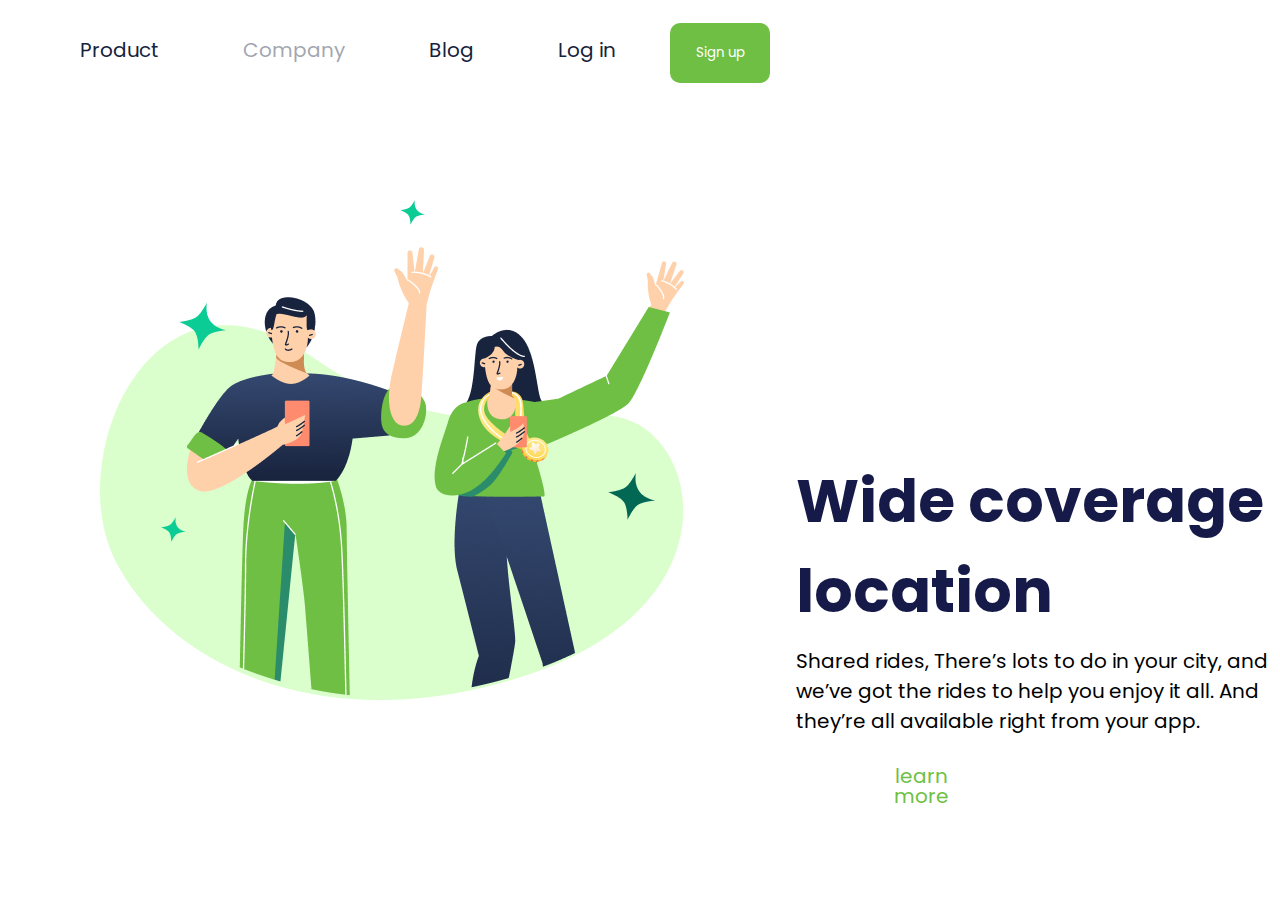
<file: assets/index.html>
<!DOCTYPE html>
<html lang="pt-br">

<head>
    <meta charset="UTF-8">
    <meta http-equiv="X-UA-Compatible" content="IE=edge">
    <meta name="viewport" content="width=device-width, initial-scale=1.0">
    <link rel="stylesheet" href="./style.css">
    <link rel="preconnect" href="https://fonts.googleapis.com">
    <link rel="preconnect" href="https://fonts.gstatic.com" crossorigin>
    <link href="https://fonts.googleapis.com/css2?family=Poppins:ital,wght@0,500;1,700&display=swap" rel="stylesheet">

    <title>projeto-mobile></title>
</head>


<body class="wrapper">
    <div>
        
            <header>
                <a>Product</a>
                <a>Company</a>
                <a>Blog</a>
                <a>Log in</a>
                <button class="sigup">Sign up</button>
            </header>
        <section class="container-left">
            <img src="./image.png" alt="image">
        </section>



        <section class="container-right">
            <h1>Wide coverage
                location</h1>
            <p>Shared rides, There’s lots to do in your city, and we’ve got the rides to help you enjoy it all. And
                they’re
                all available right from your app.</p>
            <button id="button2">learn more</button>
        </section>
    </div>
</body>

</html
</file>
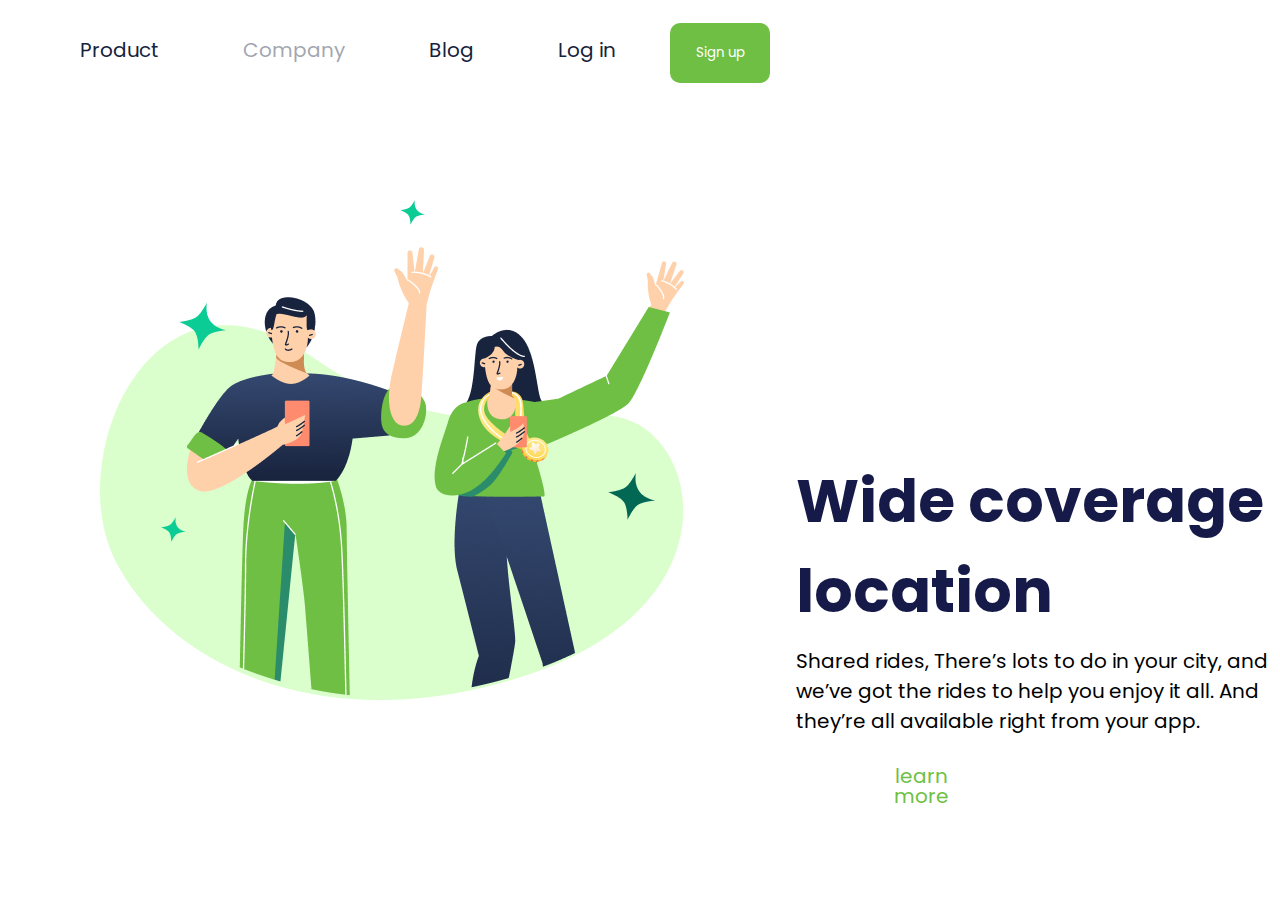
<file: html/index.html>
<!DOCTYPE html>
<html lang="pt-br">

<head>
    <meta charset="UTF-8">
    <meta http-equiv="X-UA-Compatible" content="IE=edge">
    <meta name="viewport" content="width=device-width, initial-scale=1.0">
    <link rel="stylesheet" href="./style.css">
    <link rel="preconnect" href="https://fonts.googleapis.com">
    <link rel="preconnect" href="https://fonts.gstatic.com" crossorigin>
    <link href="https://fonts.googleapis.com/css2?family=Poppins:ital,wght@0,500;1,700&display=swap" rel="stylesheet">

    <title>proj-1</title>
</head>


<body class="wrapper">
    <div>
        
            <header>
                <a>Product</a>
                <a>Company</a>
                <a>Blog</a>
                <a>Log in</a>
                <button class="sigup">Sign up</button>
            </header>
        <section class="container-left">
            <img src="./image.png" alt="image">
        </section>



        <section class="container-right">
            <h1>Wide coverage
                location</h1>
            <p>Shared rides, There’s lots to do in your city, and we’ve got the rides to help you enjoy it all. And
                they’re
                all available right from your app.</p>
            <button id="button2">learn more</button>
        </section>
    </div>
</body>

</html
</file>
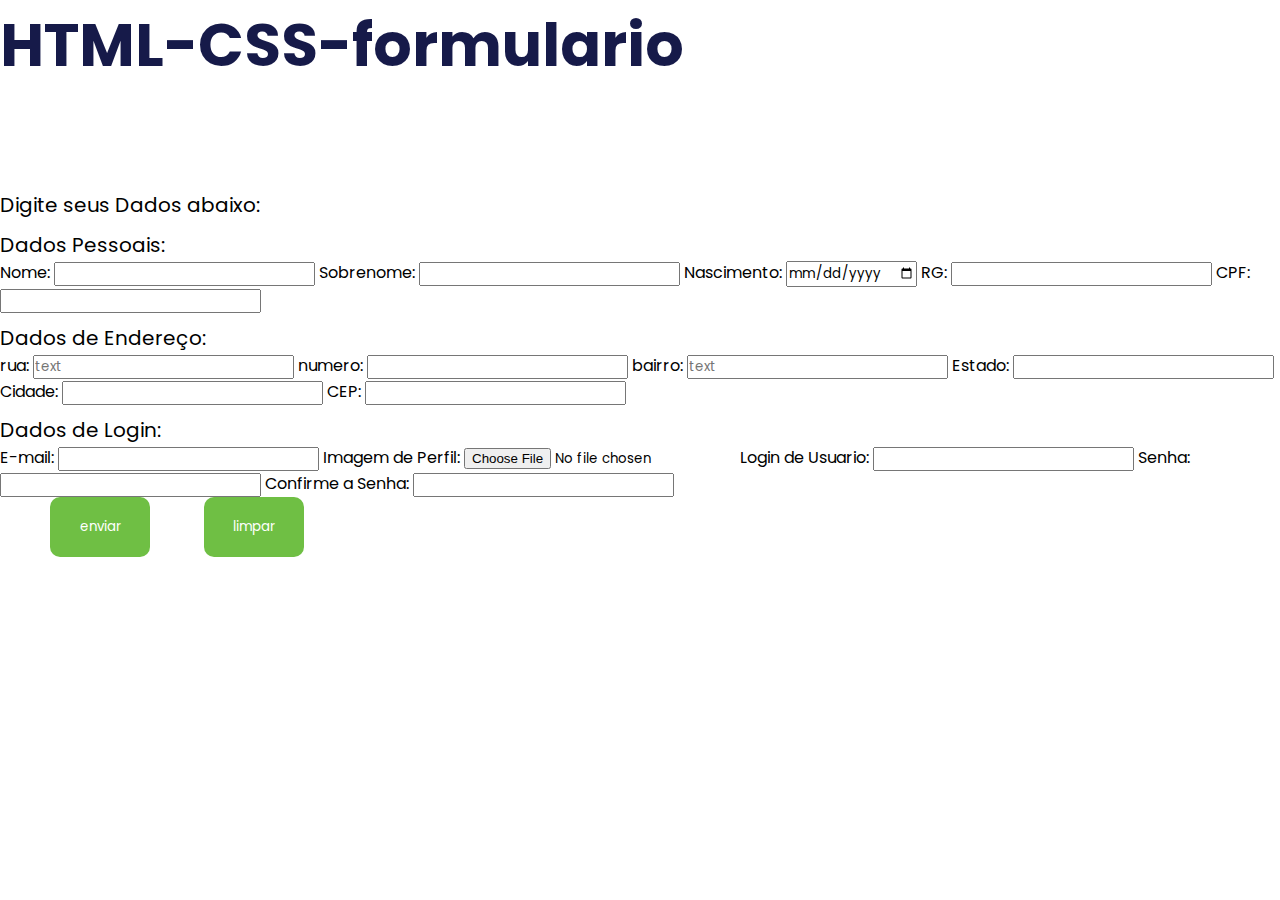
<file: assets/forms.html>
<!DOCTYPE html>
<html lang="pt-br">

<head>
    <meta charset="UTF-8">
    <meta http-equiv="X-UA-Compatible" content="IE=edge">
    <meta name="viewport" content="width=device-width, initial-scale=1.0">
    <title>formulario</title>
    <link rel="preconnect" href="https://fonts.googleapis.com">
    <link rel="preconnect" href="https://fonts.gstatic.com" crossorigin>
    <link href="https://fonts.googleapis.com/css2?family=Anton&family=Poppins:ital,wght@0,500;1,700&display=swap"
        rel="stylesheet">

    <link rel="stylesheet" href="./style.css">
</head>

<body>
    <div>
        <header>
            <h1>HTML-CSS-formulario</h1>
        </header>
        <form method="get" enctype="multipart/form-data">
            <nav>
                <p class="cab">Digite seus Dados abaixo:</p>

            </nav>
            <div class="pessoal">
                <label>
                    <p>Dados Pessoais:</p>

                    Nome: <input type="text"> Sobrenome: <input type="text">
                    Nascimento: <input type="date" name="" id="">
                    RG: <input type="number">
                    CPF: <input type="number">

                </label>
            </div>
            <div class="Endereço">
                <label>
                    <p>Dados de Endereço:</p>
                    rua: <input placeholder="text"> numero: <input type="number">
                    bairro: <input placeholder="text">
                    Estado: <input type="text">
                    Cidade: <input type="text" autocomplete="street-address">
                    CEP: <input type="number">
                </label>
            </div>
            <div class="Login">
                <label>
                    <p> Dados de Login:</p>
                    E-mail: <input type="email" name="" id="">
                    Imagem de Perfil: <input type="file" name="arquivo">
                    Login de Usuario: <input type="text">
                    Senha: <input type="password" name="" id="">
                    Confirme a Senha: <input type="password" name="" id="">

                </label>
            </div>
            <button type="submit">enviar</button> <button type="reset">limpar</button>
        </form>
    </div>

</body>

</html>
</file>
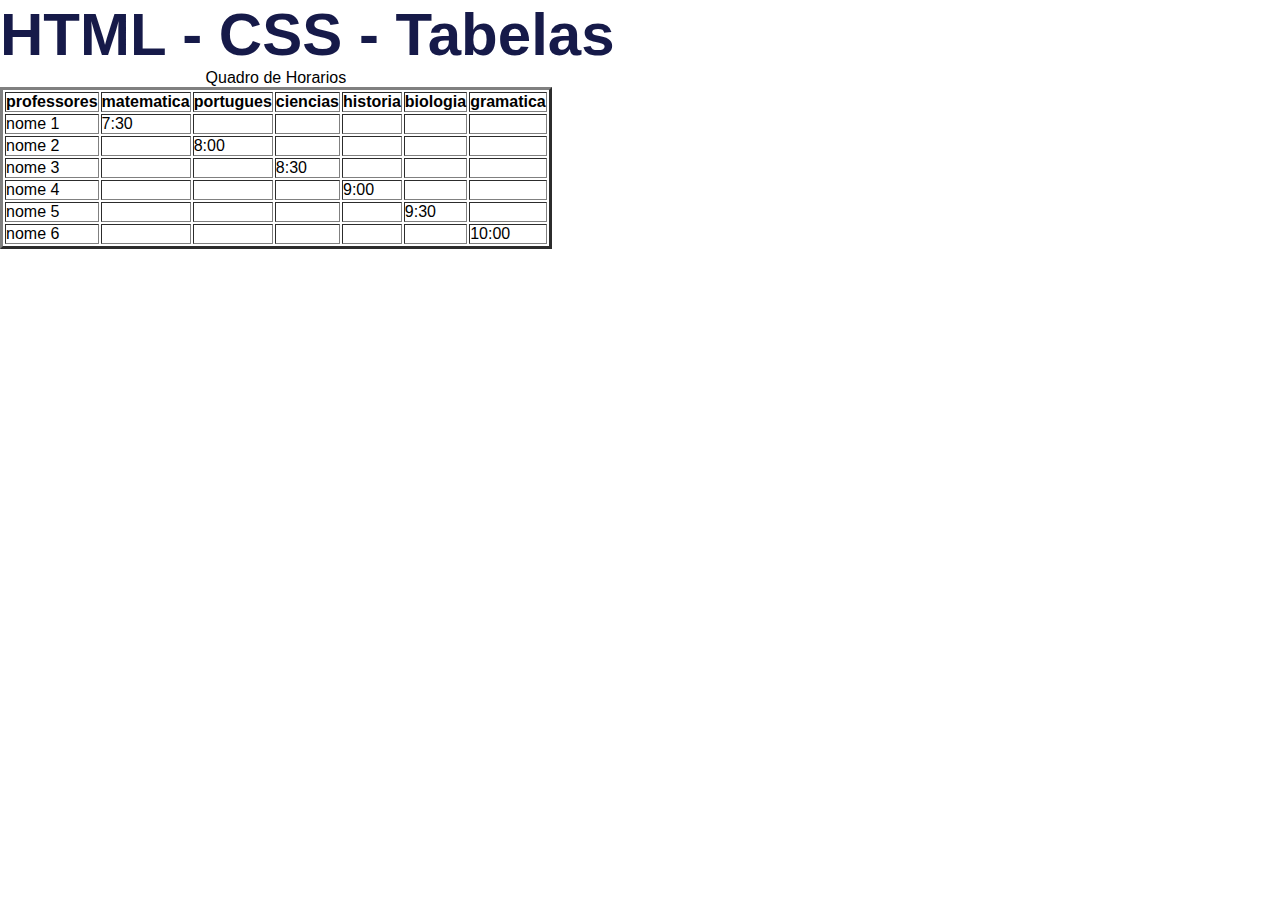
<file: assets/proj.html>
<!DOCTYPE html>
<html lang="pt-br">

<head>
    <meta charset="UTF-8">
    <meta http-equiv="X-UA-Compatible" content="IE=edge">
    <meta name="viewport" content="width=device-width, initial-scale=1.0">
    <link rel="stylesheet" href="./style.css">
    <title>tabela-html-css</title>
</head>

<body>
    <div>

        <header>
            <h1 class="sub"> <span>HTML</span> - <b>CSS</b> - Tabelas</h1>
            <header>
                <table border="3">
                    <caption>Quadro de Horarios</caption>

                    <tr id="cabecario">
                        <th>professores</th>
                        <th>matematica</th>
                        <th>portugues</th>
                        <th>ciencias</th>
                        <th>historia</th>
                        <th>biologia</th>
                        <th>gramatica</th>
                    </tr>
                    <tr>
                        <td class="nome">nome 1</td>
                        <td> 7:30</td>
                        <td></td>
                        <td></td>
                        <td></td>
                        <td></td>
                        <td></td>
                    </tr>
                    <tr>
                        <td class="nome">nome 2</td>
                        <td></td>
                        <td>8:00</td>
                        <td></td>
                        <td></td>
                        <td></td>
                        <td></td>
                    </tr>
                    <tr>
                        <td class="nome">nome 3</td>
                        <td></td>
                        <td></td>
                        <td>8:30</td>
                        <td></td>
                        <td></td>
                        <td></td>
                    </tr>
                    <tr>
                        <td class="nome">nome 4</td>
                        <td></td>
                        <td></td>
                        <td></td>
                        <td>9:00</td>
                        <td></td>
                        <td></td>
                    </tr>
                    <tr>
                        <td class="nome">nome 5</td>
                        <td></td>
                        <td></td>
                        <td></td>
                        <td></td>
                        <td>9:30</td>
                        <td></td>
                    </tr>
                    <tr>
                        <td class="nome">nome 6</td>
                        <td></td>
                        <td></td>
                        <td></td>
                        <td></td>
                        <td></td>
                        <td>10:00</td>
                    </tr>


                    </tableborder>
    </div>

</body>

</html>
</file>
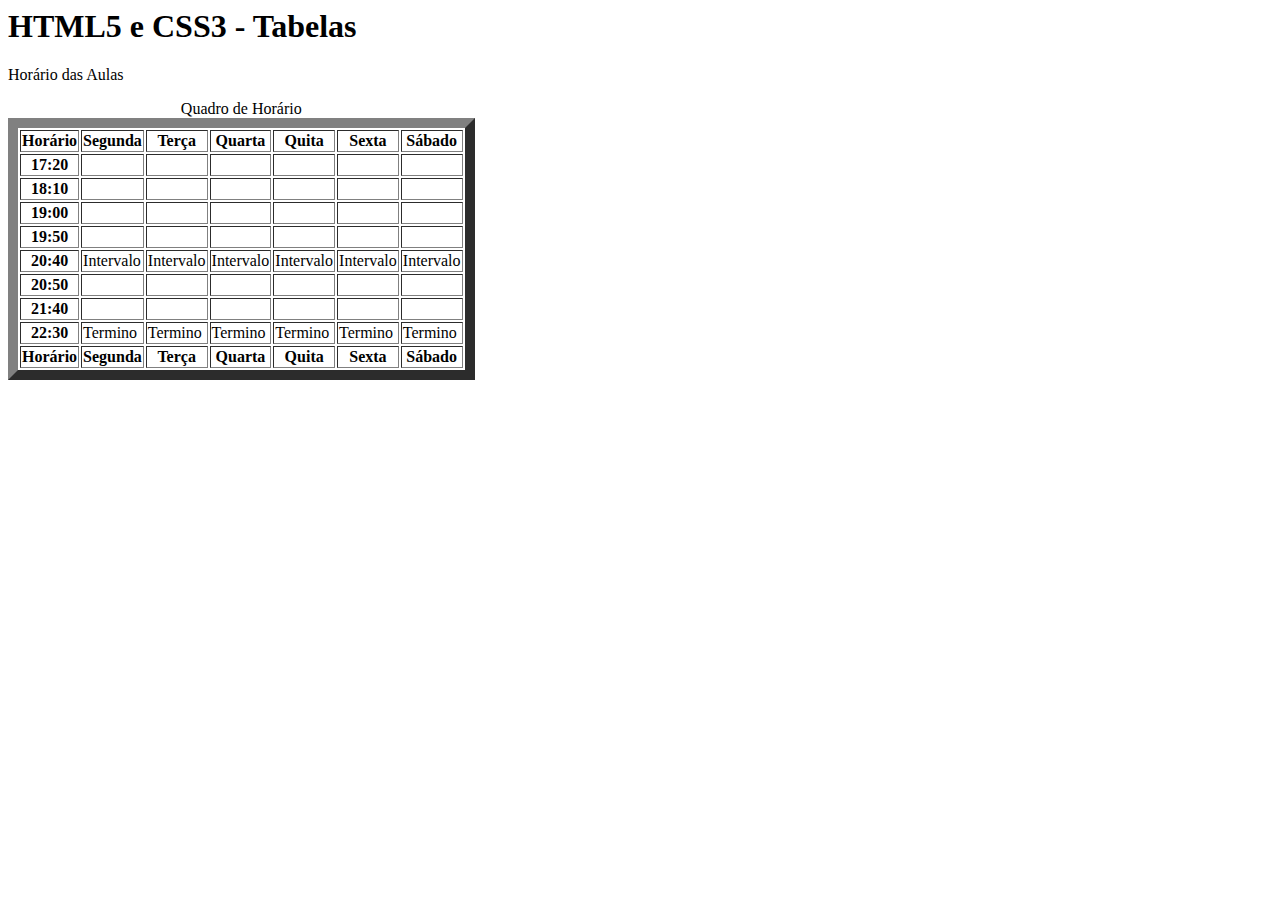
<file: assets/tabela.html>
<body>
    <header>
        <h1 class="sub">HTML5 e CSS3 - Tabelas</h1>
    <header>
    <section id="posts">
        <!-- Tabela Simples -->
        <article class="elementos" id="hl1">
            <section class="exemplo">
                <p class="sub">Horário das Aulas</p>
                <table class="horario" border="10">
                    <caption>Quadro de Horário</caption>
                    <thead>
                        <tr>
                            <th>Horário</th>
                            <th>Segunda</th>
                            <th>Terça</th>
                            <th>Quarta</th>
                            <th>Quita</th>
                            <th>Sexta</th>
                            <th>Sábado</th>
                        </tr>
                    </thead>
                    <tfoot>
                        <tr>
                            <th>Horário</th>
                            <th>Segunda</th>
                            <th>Terça</th>
                            <th>Quarta</th>
                            <th>Quita</th>
                            <th>Sexta</th>
                            <th>Sábado</th>
                        </tr>
                    </tfoot>
                    <tbody>
                        <tr>
                            <th>17:20</th>
                            <td></td>
                            <td></td>
                            <td></td>
                            <td></td>
                            <td></td>
                            <td></td>                            
                        </tr>
                        <tr>
                            <th>18:10</th>
                            <td></td>
                            <td></td>
                            <td></td>
                            <td></td>
                            <td></td>
                            <td></td>                            
                        </tr>
                        <tr>
                            <th>19:00</th>
                            <td></td>
                            <td></td>
                            <td></td>
                            <td></td>
                            <td></td>
                            <td></td>                            
                        </tr>
                        <tr>
                            <th>19:50</th>
                            <td></td>
                            <td></td>
                            <td></td>
                            <td></td>
                            <td></td>
                            <td></td>                            
                        </tr>
                        <tr>
                            <th>20:40</th>
                            <td>Intervalo</td>
                            <td>Intervalo</td>
                            <td>Intervalo</td>
                            <td>Intervalo</td>
                            <td>Intervalo</td>
                            <td>Intervalo</td>                            
                        </tr>
                        <tr>
                            <th>20:50</th>
                            <td></td>
                            <td></td>
                            <td></td>
                            <td></td>
                            <td></td>
                            <td></td>                            
                        </tr>
                         <tr>
                            <th>21:40</th>
                            <td></td>
                            <td></td>
                            <td></td>
                            <td></td>
                            <td></td>
                            <td></td>                            
                        </tr>
                         <tr>
                            <th>22:30</th>
                            <td>Termino</td>
                            <td>Termino</td>
                            <td>Termino</td>
                            <td>Termino</td>
                            <td>Termino</td>
                            <td>Termino</td>                            
                        </tr>
                    </tbody>
                </table>
            </section>
        </article>
    </section>
    <footer class="pagina">
      
    </footer>
</body>
</html>
</file>
<file: assets/style.css>
* {
   font-family: "poppins", sans-serif;
   margin: 0;
   padding: 0;
   box-sizing: border-box;
   font-weight: 400px;

}

.wrapper {
   width: 100vw;
   height: 100vh;
}

a {
   font-size: 20px;
   line-height: 100px;
   margin-left: 80px;
   color: #17233D;
   cursor: pointer;

}

a:nth-child(2) {
   opacity: 0.4;

}

a:hover {
   opacity: .4;

}

a:active {
   opacity: .8;
}

button {
   background-color: #6FBF44;
   padding: 20px;
   margin-left: 50px;
   border: none;
   border-radius: 10px;
   width: 100px;
   height: 60px;
   color: white;
   cursor: pointer;
}

section {
   display: inline-block;
   margin-left: 100px;
}

header {
   margin-bottom: 100px;

}

.container-right {
   position: absolute;
   width: 500px;
   margin-top: 20%;
   

}

p {
   margin-top: 10px;
   font-size: 20px;

}

#button2 {
   margin-top: 10px;
   background: none;
   color: #6FBF44;
   font-size: 20px;
   line-height: 20px;
   width: 151px;
   cursor: pointer;



}

h1 {
   color: #161A49;
   font-size: 60px;
}

button:hover {
   opacity: .4;
}

/* responsivel para celular*/
@media screen and (max-width: 600px) {
   div {
      display: block;

   }


   header a {
      display: none;


   }

   header {
      margin-left: 400px;
      margin-top: 20px;

   }

   .container-left {
      position: absolute;
      top: 700px;

   }

   h1 {
      width: 500px;
      margin-bottom: 60px;
      text-align: center;
   }

   p {
      text-align: center;
   }

   section {
      text-align: center;
   }


}
</file>
<file: html/style.css>
* {
   font-family: "poppins", sans-serif;
   margin: 0;
   padding: 0;
   box-sizing: border-box;
   font-weight: 400px;

}

.wrapper {
   width: 100vw;
   height: 100vh;
}

a {
   font-size: 20px;
   line-height: 100px;
   margin-left: 80px;
   color: #17233D;
   cursor: pointer;

}

a:nth-child(2) {
   opacity: 0.4;

}

a:hover {
   opacity: .4;

}

a:active {
   opacity: .8;
}

button {
   background-color: #6FBF44;
   padding: 20px;
   margin-left: 50px;
   border: none;
   border-radius: 10px;
   width: 100px;
   height: 60px;
   color: white;
   cursor: pointer;
}

section {
   display: inline-block;
   margin-left: 100px;
}

header {
   margin-bottom: 100px;

}

.container-right {
   position: absolute;
   width: 500px;
   margin-top: 20%;
   

}

p {
   margin-top: 10px;
   font-size: 20px;

}

#button2 {
   margin-top: 10px;
   background: none;
   color: #6FBF44;
   font-size: 20px;
   line-height: 20px;
   width: 151px;
   cursor: pointer;



}

h1 {
   color: #161A49;
   font-size: 60px;
}

button:hover {
   opacity: .4;
}

/* responsivel para celular*/
@media screen and (max-width: 600px) {
   div {
      display: block;

   }


   header a {
      display: none;


   }

   header {
      margin-left: 400px;
      margin-top: 20px;

   }

   .container-left {
      position: absolute;
      top: 700px;

   }

   h1 {
      width: 500px;
      margin-bottom: 60px;
      text-align: center;
   }

   p {
      text-align: center;
   }

   section {
      text-align: center;
   }


}
</file>
